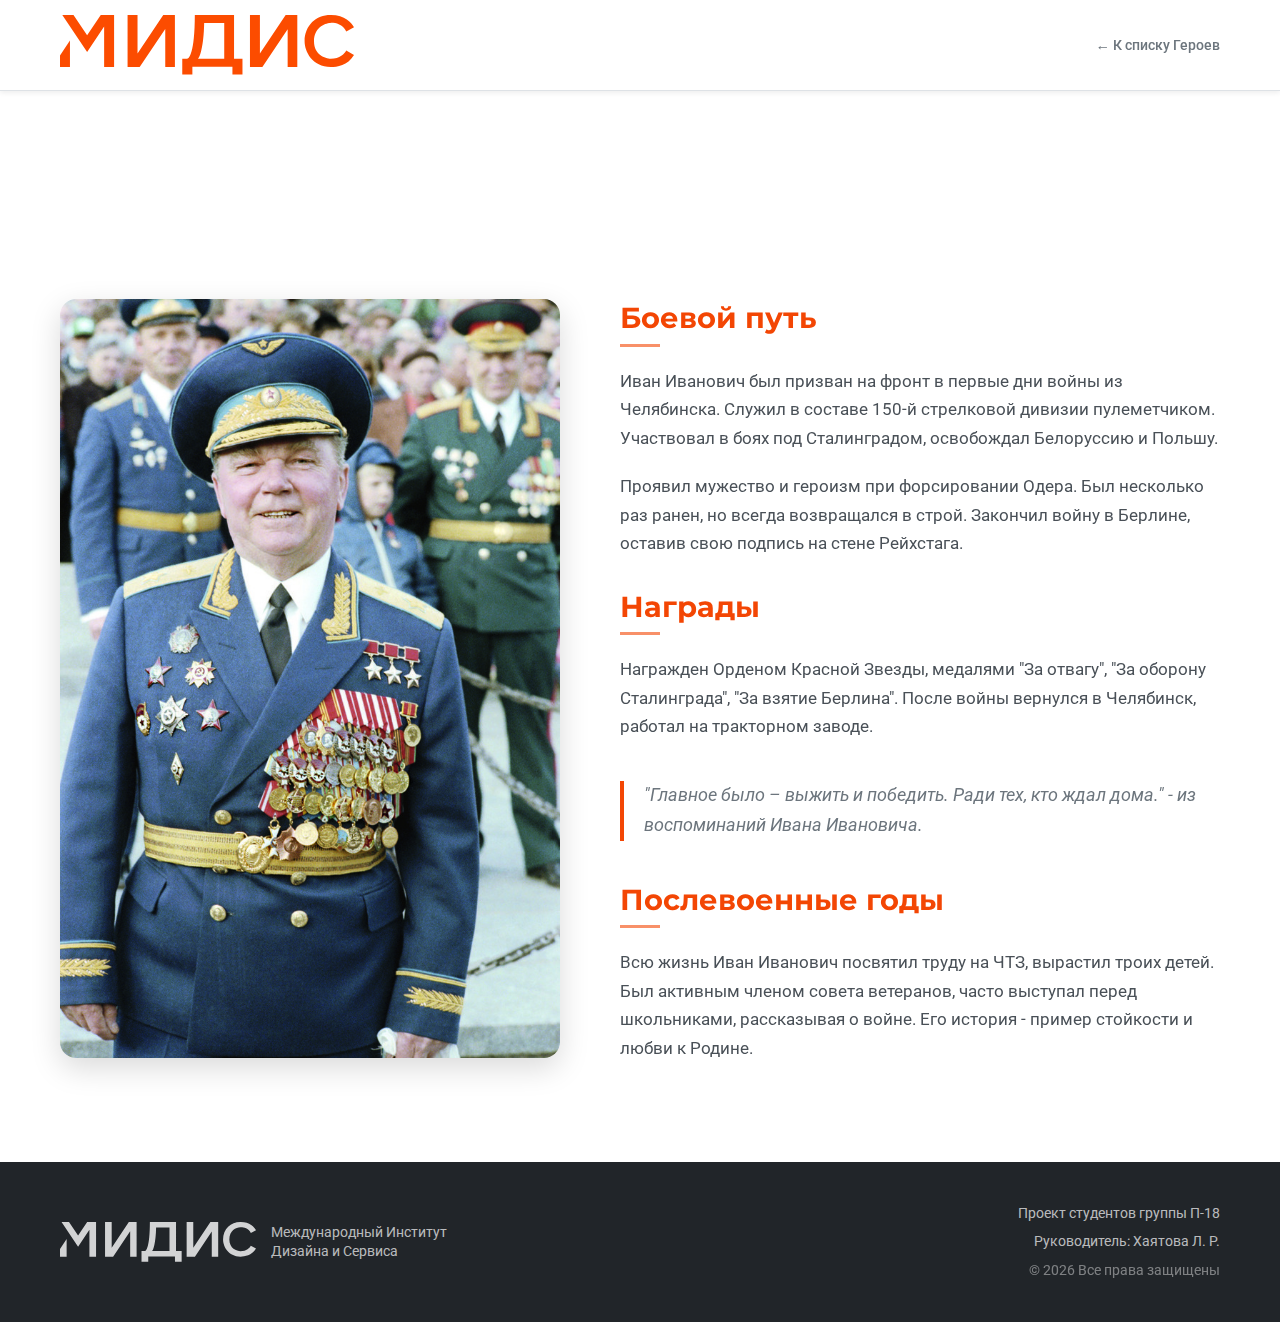
<file: ivanov-ii.html>
<!DOCTYPE html>
<html lang="ru">
<head>
    <meta charset="UTF-8">
    <meta name="viewport" content="width=device-width, initial-scale=1.0">
    <!-- ИЗМЕНЕНО -->
    <title>Иванов Иван Иванович - Бессмертный Полк Челябинска</title>
    <link rel="stylesheet" href="style.css">
     <!-- Иконка МИДИС или Бессмертного полка -->
    <link rel="icon" href="img/polk-icon.png" type="image/png"> <!-- ПРИМЕР: Замените иконку -->
    <script src="script.js" defer></script>
</head>
<body>
     <div class="site-wrapper">
        <header class="site-header">
            <div class="container header-container">
                 <a href="index.html" class="logo-link">
                    <img src="img/Group.svg" alt="Логотип МИДИС" class="logo">
                </a>
                 <nav class="details-nav">
                     <!-- ИЗМЕНЕНО -->
                    <a href="index.html#heroes" class="back-link">← К списку Героев</a>
                 </nav>
            </div>
        </header>

        <main class="details-page-main">
            <section class="details-header container">
                 <!-- ИЗМЕНЕНО -->
                 <h1 class="details-title animate-on-load fade-in-up">Иванов Иван Иванович</h1>
                 <p class="details-subtitle animate-on-load fade-in-up delay-1">Гвардии сержант, пулеметчик (1920 - 1995)</p>
            </section>

            <section class="details-content container">
                <div class="details-image-wrapper animate-on-scroll fade-in">
                     <!-- ИЗМЕНЕНО: Фото героя -->
                     <img src="img/ivan.jpg" alt="Фотография Иванова Ивана Ивановича" class="details-image" loading="lazy">
                </div>

                <div class="details-text-wrapper animate-on-scroll fade-in-up">
                    <!-- ИЗМЕНЕНО: Текст биографии -->
                    <h2>Боевой путь</h2>
                    <p>
                        Иван Иванович был призван на фронт в первые дни войны из Челябинска. Служил в составе 150-й стрелковой дивизии пулеметчиком.
                        Участвовал в боях под Сталинградом, освобождал Белоруссию и Польшу.
                    </p>
                     <p>
                        Проявил мужество и героизм при форсировании Одера. Был несколько раз ранен, но всегда возвращался в строй.
                        Закончил войну в Берлине, оставив свою подпись на стене Рейхстага.
                    </p>
                    <h2>Награды</h2>
                    <p>
                         Награжден Орденом Красной Звезды, медалями "За отвагу", "За оборону Сталинграда", "За взятие Берлина".
                         После войны вернулся в Челябинск, работал на тракторном заводе.
                    </p>
                     <blockquote class="details-quote animate-on-scroll fade-in">
                        "Главное было – выжить и победить. Ради тех, кто ждал дома." - из воспоминаний Ивана Ивановича.
                    </blockquote>
                     <h2>Послевоенные годы</h2>
                     <p>
                        Всю жизнь Иван Иванович посвятил труду на ЧТЗ, вырастил троих детей. Был активным членом совета ветеранов, часто выступал перед школьниками, рассказывая о войне. Его история - пример стойкости и любви к Родине.
                     </p>
                </div>
            </section>

        </main>

        <footer class="site-footer">
             <div class="container footer-container">
                 <div class="footer-logo">
                     <img src="img/Group.svg" alt="Логотип МИДИС" class="logo">
                     <span>Международный Институт<br>Дизайна и Сервиса</span>
                </div>
                <div class="footer-credits">
                    <p>Проект студентов группы П-18</p>
                    <p>Руководитель: Хаятова Л. Р.</p>
                    <p>© <span id="current-year"></span> Все права защищены</p>
                </div>
            </div>
        </footer>
    </div> <!-- /site-wrapper -->
</body>
</html>
</file>
<file: style.css>
/* style.css */
@import url('https://fonts.googleapis.com/css2?family=Montserrat:wght@400;600;700;800&family=Roboto:wght@400;500&display=swap');

:root {
    --font-primary: 'Montserrat', sans-serif;
    --font-secondary: 'Roboto', sans-serif;

    --color-primary: #F34604; /* Основной оранжевый МИДИС */
    --color-primary-dark: #F34604;
    --color-text: #212529;
    --color-text-muted: #6C757D;
    --color-background: #FFFFFF;
    --color-background-alt: #F8F9FA;
    --color-border: #dee2e6;
    --color-overlay: rgba(0, 0, 0, 0.4); /* Для оверлеев на изображениях */

    --border-radius-sm: 4px;
    --border-radius-md: 8px;
    --border-radius-lg: 16px;

    --shadow-sm: 0 2px 5px rgba(0, 0, 0, 0.07);
    --shadow-md: 0 5px 15px rgba(0, 0, 0, 0.1);
    --shadow-lg: 0 10px 30px rgba(0, 0, 0, 0.15);

    --transition-speed: 0.3s;
}

/* Базовые настройки */
*,
*::before,
*::after {
    box-sizing: border-box;
    margin: 0;
    padding: 0;
}

html {
    scroll-behavior: smooth;
    font-size: 16px; /* Базовый размер шрифта */
}

body {
    font-family: var(--font-secondary);
    line-height: 1.7;
    color: var(--color-text);
    background-color: var(--color-background);
    -webkit-font-smoothing: antialiased;
    -moz-osx-font-smoothing: grayscale;
    overflow-x: hidden; /* Предотвращение горизонтальной прокрутки */
}

.site-wrapper {
    display: flex;
    flex-direction: column;
    min-height: 100vh;
}

main {
    flex-grow: 1;
}

.container {
    width: 100%;
    max-width: 1200px;
    margin: 0 auto;
    padding: 0 20px;
}

img {
    max-width: 100%;
    height: auto;
    display: block;
    vertical-align: middle;
}

a {
    color: var(--color-primary);
    text-decoration: none;
    transition: color var(--transition-speed) ease;
}

a:hover {
    color: var(--color-primary-dark);
}

h1, h2, h3, h4, h5, h6 {
    font-family: var(--font-primary);
    font-weight: 700;
    line-height: 1.3;
    color: var(--color-text);
}

/* Шапка */
.site-header {
    position: sticky;
    top: 0;
    z-index: 100;
    background-color: rgba(255, 255, 255, 0.95);
    backdrop-filter: blur(10px);
    -webkit-backdrop-filter: blur(10px);
    padding: 15px 0;
    border-bottom: 1px solid var(--color-border);
    box-shadow: var(--shadow-sm);
}

.header-container {
    display: flex;
    justify-content: space-between; /* Разносит логотипы по краям */
    align-items: center;
}

.logo {
    height: 60px; /* Ваш размер */
    transition: transform var(--transition-speed) ease;
    display: block; /* Полезно для img в flex */
}
.logo-link:hover .logo {
    transform: scale(1.05);
}
/* Стили для правого лого, если нужны специфичные */
.header-logo-right {
    height: 80px;
     /* Можно добавить стили, если нужно, например, отступ */
     /* margin-left: 20px; */
}

/* Удалены стили для .header-logos-wrapper, .header-separator, .project-info, .details-nav */


/* Hero Section */
.hero-section {
    position: relative;
    min-height: 85vh;
    display: flex;
    flex-direction: column;
    justify-content: center;
    align-items: center;
    text-align: center;
    color: var(--color-background);
    padding: 80px 0 40px;
    overflow: hidden;
}

.hero-background {
    position: absolute;
    top: 0;
    left: 0;
    /* Убраны фиксированные размеры, background-size: cover лучше для адаптивности */
    width: 100%;
    height: 100%;
    background-image: url('./img/123.png');
    background-size: cover;
    background-position: center;
    background-repeat: no-repeat;
    z-index: -2;
}

.hero-overlay {
    position: absolute;
    top: 0;
    left: 0;
    width: 100%;
    height: 100%;
    background: linear-gradient(rgba(0,0,0,0.4), rgba(0,0,0,0.7));
    z-index: -1;
}

.hero-content {
    z-index: 1;
    position: relative;
}

.hero-title {
    font-size: clamp(2.5rem, 6vw, 4.5rem);
    font-weight: 800;
    margin-bottom: 15px;
    color: var(--color-background);
    text-shadow: 2px 2px 8px rgba(0,0,0,0.5);
}

.hero-subtitle {
    font-size: clamp(1rem, 2.5vw, 1.5rem);
    font-weight: 400;
    margin-bottom: 30px;
    color: rgba(255, 255, 255, 0.9);
    max-width: 600px;
    margin-left: auto;
    margin-right: auto;
}
/* Стиль для символа в hero (замените .hero-banner-image, если он был) */
.hero-symbol-image {
     max-width: 150px; /* Настройте размер */
     margin: 30px auto 40px;
}

.scroll-down-link {
    position: absolute;
    bottom: 30px;
    left: 50%;
    transform: translateX(-50%);
    color: var(--color-background);
    opacity: 0.8;
    transition: opacity var(--transition-speed), transform var(--transition-speed);
    animation: bounce 2s infinite;
}
.scroll-down-link svg {
    width: 30px;
    height: 30px;
}
.scroll-down-link:hover {
    opacity: 1;
    transform: translateX(-50%) translateY(3px);
    color: var(--color-background);
}

@keyframes bounce {
  0%, 20%, 50%, 80%, 100% {transform: translateX(-50%) translateY(0);}
  40% {transform: translateX(-50%) translateY(-8px);}
  60% {transform: translateX(-50%) translateY(-4px);}
}


/* Intro Text Section */
.intro-section {
    padding: 80px 20px;
    background-color: var(--color-background-alt);
}

.intro-text-wrapper {
    max-width: 750px;
    margin: 0 auto;
    text-align: center;
}
.section-subtitle {
    font-size: 1.8rem;
    font-weight: 700;
    color: var(--color-primary);
    margin-bottom: 25px;
    position: relative;
    display: inline-block;
}
.section-subtitle::after {
    content: '';
    position: absolute;
    bottom: -8px;
    left: 50%;
    transform: translateX(-50%);
    width: 50px;
    height: 3px;
    background-color: var(--color-primary);
    border-radius: 2px;
}
.intro-text-wrapper p {
    font-size: 1.1rem;
    color: var(--color-text-muted);
    margin-bottom: 20px;
}

/* Heroes Section */
.monuments-section {
    padding: 80px 0;
    background-color: var(--color-background);
}

.section-header {
    text-align: center;
    margin-bottom: 60px;
}

.section-title {
    font-size: clamp(2rem, 5vw, 3rem);
    font-weight: 800;
    margin-bottom: 15px;
}
.section-title span {
    color: var(--color-primary);
    display: block;
    font-size: 0.7em;
    font-weight: 700;
    margin-bottom: 5px;
}

.section-description {
    font-size: 1.1rem;
    color: var(--color-text-muted);
    max-width: 900px;
    margin: 0 auto;
}

/* --- Стили для Поиска --- */
.search-wrapper {
    position: relative; /* Для позиционирования иконки */
    margin-bottom: 40px;
    display: flex;
    justify-content: center;
    padding: 0 20px; /* Добавляем padding к wrapper */
    /* max-width: 500px; Убрали отсюда, чтобы не ограничивать wrapper */
    /* margin-left: auto; Убрали */
    /* margin-right: auto; Убрали */
}

.search-input {
    font-family: var(--font-secondary);
    font-size: 1rem;
    padding: 12px 45px 12px 20px; /* top right bottom left (отступ для иконки справа) */
    border: 1px solid var(--color-border);
    border-radius: var(--border-radius-md);
    width: 100%;
    max-width: 500px; /* Ограничиваем ширину самого инпута */
    box-shadow: var(--shadow-sm);
    transition: border-color var(--transition-speed) ease, box-shadow var(--transition-speed) ease;
}

.search-input:focus {
    outline: none;
    border-color: var(--color-primary);
    box-shadow: 0 0 0 3px rgba(232, 122, 48, 0.25);
}

.search-input::-webkit-search-cancel-button,
.search-input::-webkit-search-decoration {
  -webkit-appearance: none;
  appearance: none;
}

.search-icon {
    position: absolute;
    top: 50%;
    /* Позиционируем относительно ПРАВОГО КРАЯ инпута, а не wrapper'а */
    /* Вычисляем: (ширина wrapper'а - макс ширина инпута) / 2 + отступ от края инпута */
    /* Проще спозиционировать относительно правого края wrapper'а и учесть padding */
    right: 35px; /* Отступ от правого края wrapper'а (с учетом padding: 20px) */
    transform: translateY(-50%);
    width: 20px;
    height: 20px;
    stroke: var(--color-primary);
    pointer-events: none;
}
/* Корректировка для search-icon, если max-width инпута активен */
@media (min-width: 540px) { /* 500px инпут + 2*20px padding wrapper'а */
     .search-icon {
        /* Когда инпут достиг макс. ширины, позиционируем относительно него */
         right: calc(50% - 500px / 2 + 45px - 20px - 5px); /* Центр - половина инпута + паддинг - иконка - отступ*/
         /* Альтернатива: Позиционировать относительно левого края */
         /* left: calc(50% + 500px / 2 - 45px); */
         /* Самый простой вариант: оставить right: 35px; если центрирование инпута не критично */
         /* Оставляем right: 35px для простоты, т.к. инпут центрирован через wrapper */
     }
}


.visually-hidden {
  position: absolute;
  width: 1px;
  height: 1px;
  margin: -1px;
  padding: 0;
  overflow: hidden;
  clip: rect(0, 0, 0, 0);
  border: 0;
}

.card-searched-out {
    display: none !important;
}
/* --- Конец стилей для поиска --- */


.monuments-grid {
    display: grid;
    grid-template-columns: repeat(auto-fill, minmax(min(100%, 320px), 1fr));
    gap: 40px;
}

/* Карточка героя */
.monument-card {
    background-color: var(--color-background);
    border-radius: var(--border-radius-lg);
    overflow: hidden;
    box-shadow: var(--shadow-md);
    transition: transform var(--transition-speed) ease, box-shadow var(--transition-speed) ease;
    position: relative;
}

.monument-card:hover {
    transform: translateY(-10px) scale(1.02);
    box-shadow: var(--shadow-lg);
}

.card-link {
    display: block;
    color: inherit;
}
.card-link:hover {
    color: inherit;
}


.card-image-container {
    height: 500px; /* ИЗМЕНЕНО: Увеличено с 250px */
    position: relative;
    overflow: hidden;
    background-color: #e0e0e0;
}
.monument-card:hover .card-image-container img {
     transform: scale(1.1);
}

.card-image-container img {
    width: 100%;
    height: 100%;
    object-fit: cover;
    transition: transform 0.5s ease;
}

.card-image-overlay {
    position: absolute;
    top: 0;
    left: 0;
    width: 100%;
    height: 100%;
    background-color: var(--color-overlay);
    opacity: 0;
    transition: opacity var(--transition-speed) ease;
}
.monument-card:hover .card-image-overlay {
    opacity: 1;
}

.placeholder-style {
    display: flex;
    align-items: center;
    justify-content: center;
    background: linear-gradient(135deg, #f0f0f0, #e0e0e0);
}
.placeholder-icon {
    font-size: 3rem;
    opacity: 0.5;
    font-family: sans-serif; /* Чтобы эмодзи отображался */
}

.card-content {
    padding: 25px;
}

.card-title {
    font-size: 1.3rem;
    font-weight: 700;
    margin-bottom: 10px;
    line-height: 1.4;
    display: -webkit-box;
    -webkit-line-clamp: 2;
    -webkit-box-orient: vertical;
    overflow: hidden;
    min-height: 2.8em;
}

.card-cta {
    display: inline-block;
    font-size: 0.9rem;
    font-weight: 600;
    color: var(--color-primary);
    margin-top: 10px;
    transition: transform var(--transition-speed) ease;
}

.monument-card:hover .card-cta {
    transform: translateX(5px);
    color: var(--color-primary-dark);
}

/* Стили для скрытых карточек */
.monument-card.hidden-card {
    display: none;
}

/* Стили для кнопки "Показать еще" */
.show-more-button {
    display: block;
    margin: 50px auto 30px;
    padding: 12px 30px;
    font-family: var(--font-primary);
    font-size: 1rem;
    font-weight: 600;
    color: var(--color-background);
    background-color: var(--color-primary);
    border: none;
    border-radius: var(--border-radius-md);
    cursor: pointer;
    transition: background-color var(--transition-speed) ease, transform var(--transition-speed) ease, box-shadow var(--transition-speed) ease;
    box-shadow: var(--shadow-sm);
}

.show-more-button:hover {
    background-color: var(--color-primary-dark);
    transform: translateY(-2px);
    box-shadow: var(--shadow-md);
}

.show-more-button:active {
     transform: translateY(0);
     box-shadow: none;
}

.show-more-button.hidden {
    display: none;
}


/* Стили для страницы деталей */
.details-page-main {
    padding-top: 40px;
}
/* Стили для .details-nav удалены, так как элемент удален из HTML */

.back-link { /* Если ссылка "назад" будет добавлена в другом месте */
    font-size: 0.9rem;
    color: var(--color-text-muted);
    font-weight: 500;
    transition: color var(--transition-speed);
    display: inline-block; /* Пример */
    margin-bottom: 0px;   /* Пример */
}
.back-link:hover {
    color: var(--color-primary);
}

.details-header {
    text-align: center;
    margin-bottom: 50px;
}
.details-title {
    font-size: clamp(2.2rem, 5vw, 3.5rem);
    margin-bottom: 10px;
}
.details-subtitle {
    font-size: clamp(1rem, 2vw, 1.3rem);
    color: var(--color-text-muted);
    font-weight: 400;
}

.details-content {
    display: grid;
    grid-template-columns: 1fr;
    gap: 40px;
    align-items: start;
    margin-bottom: 80px;
}

@media (min-width: 768px) {
    .details-content {
        grid-template-columns: 1fr 1.2fr;
         gap: 60px;
    }
    .details-image-wrapper {
        position: sticky;
        top: 100px;
    }
}

.details-image {
    width: 100%;
    border-radius: var(--border-radius-lg);
    box-shadow: var(--shadow-lg);
}

.details-text-wrapper h2 {
    font-size: 1.8rem;
    margin-bottom: 20px;
    margin-top: 30px;
    color: var(--color-primary);
     position: relative;
     padding-bottom: 10px;
}
.details-text-wrapper h2::after {
     content: '';
    position: absolute;
    bottom: 0;
    left: 0;
    width: 40px;
    height: 3px;
    background-color: var(--color-primary);
    opacity: 0.6;
}
.details-text-wrapper h2:first-of-type {
    margin-top: 0;
}

.details-text-wrapper p {
    margin-bottom: 20px;
    font-size: 1.05rem;
    color: #495057;
}

.details-quote {
    border-left: 4px solid var(--color-primary);
    padding-left: 20px;
    margin: 40px 0;
    font-style: italic;
    font-size: 1.1rem;
    color: var(--color-text-muted);
}


/* Подвал */
.site-footer {
    background-color: var(--color-text);
    color: rgba(255, 255, 255, 0.7);
    padding: 40px 0;
    margin-top: auto;
}

.footer-container {
    display: flex;
    flex-wrap: wrap;
    justify-content: space-between;
    align-items: center;
    gap: 20px;
}

.footer-logo {
    display: flex;
    align-items: center;
    gap: 15px;
}
.footer-logo .logo { /* Применяем стиль высоты и к лого в футере */
    height: 40px; /* Уменьшаем для футера */
    filter: brightness(0) invert(1);
    opacity: 0.8;
}
.footer-logo span {
    font-size: 0.85rem;
    line-height: 1.4;
}

.footer-credits {
    text-align: right;
    font-size: 0.85rem;
}
.footer-credits p {
    margin-bottom: 5px;
}
.footer-credits p:last-child {
    margin-bottom: 0;
    opacity: 0.6;
}

/* --- Анимации --- */
.animate-on-scroll {
    opacity: 0;
    --animation-duration: 0.6s;
    --animation-transform-y: 30px;
    transition: opacity var(--animation-duration) ease-out, transform var(--animation-duration) ease-out;
    transition-delay: calc(var(--stagger-index, 0) * 0.1s);
}
.animate-on-scroll.fast-reveal {
    --animation-duration: 0.4s;
    transition-delay: 0s !important;
}
.animate-on-scroll.fade-in-up {
    transform: translateY(var(--animation-transform-y));
}
.animate-on-scroll.is-visible {
    opacity: 1;
    transform: translateY(0);
}
.animate-on-load {
    opacity: 0;
    animation-duration: 0.8s;
    animation-timing-function: ease-out;
    animation-fill-mode: forwards;
}
.animate-on-load.fade-in { animation-name: fadeIn; }
.animate-on-load.fade-in-up { animation-name: fadeInUp; }
.animate-on-load.delay-1 { animation-delay: 0.2s; }
.animate-on-load.delay-2 { animation-delay: 0.4s; }
.animate-on-load.delay-3 { animation-delay: 0.6s; }
.animate-on-load.delay-4 { animation-delay: 0.8s; }


/* Адаптивность */
@media (max-width: 768px) {
    .header-container {
        flex-direction: column; /* Ставим логотипы друг под другом на мобильных */
        gap: 15px;
    }
    /* .project-info { text-align: center;} Удалено */
    /* .details-nav { margin-left: 0; margin-top: 10px; } Удалено */

    .footer-container {
        flex-direction: column;
        text-align: center;
        gap: 30px;
    }
    .footer-logo { flex-direction: column; }
    .footer-credits { text-align: center; }

    .section-title span { display: inline; font-size: 1em;}

    /* Позиционирование иконки поиска на мобильных */
    .search-icon {
        right: 30px; /* Ближе к краю на узких экранах */
    }
}

/* Кейфреймы для анимаций при загрузке */
@keyframes fadeIn {
    from { opacity: 0; }
    to { opacity: 1; }
}

@keyframes fadeInUp {
    from {
        opacity: 0;
        transform: translateY(20px);
    }
    to {
        opacity: 1;
        transform: translateY(0);
    }
}

/* Удалены дублирующиеся и ненужные стили для фильтров */
/* Адаптивность */
@media (max-width: 768px) {
    .header-container {
        flex-direction: column; /* Ставим логотипы друг под другом на мобильных */
        gap: 15px; /* Расстояние между логотипами (вертикальное) */
    }

    /* !!! НОВОЕ ПРАВИЛО !!! */
    /* Добавляем нижнюю границу к ПЕРВОМУ элементу (ссылке с лого) в шапке */
    .header-container > .logo-link:first-child { /* :first-child выберет именно первый логотип */
        padding-bottom: 15px; /* Отступ ПОД первым лого ДО линии (равен gap для симметрии) */
        border-bottom: 4px solid #F34604; /* Толщина, стиль и ВАШ ЦВЕТ линии */
        width: auto; /* Чтобы граница не растягивалась на всю ширину, а была под лого */
        display: inline-block; /* Необходимо для корректной работы padding/border */
    }
    /* !!! КОНЕЦ НОВОГО ПРАВИЛА !!! */


    /* .project-info { text-align: center;} Удалено */
    /* .details-nav { margin-left: 0; margin-top: 10px; } Удалено */

    .footer-container {
        flex-direction: column;
        text-align: center;
        gap: 30px;
    }
    .footer-logo { flex-direction: column; }
    .footer-credits { text-align: center; }

    .section-title span { display: inline; font-size: 1em;}

    /* Позиционирование иконки поиска на мобильных */
    .search-icon {
        right: 30px; /* Ближе к краю на узких экранах */
    }
}
/* Адаптивность */
@media (max-width: 768px) {
    /* !!! НОВОЕ ПРАВИЛО !!! */
    .site-header {
        position: static; /* Отменяем "прилипание" шапки на мобильных */
        /* Сбрасываем стили, которые нужны только для sticky, если необходимо */
        /* top: auto; */
        /* z-index: auto; */
        /* backdrop-filter: none; */ /* Если не нужен блюр */
        /* box-shadow: none; */    /* Если не нужна тень */
    }
    /* !!! КОНЕЦ НОВОГО ПРАВИЛА !!! */

    .header-container {
        flex-direction: column; /* Ставим логотипы друг под другом на мобильных */
        gap: 15px; /* Расстояние между логотипами (вертикальное) */
    }

    .header-container > .logo-link:first-child { /* :first-child выберет именно первый логотип */
        padding-bottom: 15px; /* Отступ ПОД первым лого ДО линии (равен gap для симметрии) */
        border-bottom: 2px solid #F34604; /* Толщина, стиль и ВАШ ЦВЕТ линии */
        width: auto; /* Чтобы граница не растягивалась на всю ширину, а была под лого */
        display: inline-block; /* Необходимо для корректной работы padding/border */
    }

    .footer-container {
        flex-direction: column;
        text-align: center;
        gap: 30px;
    }
    .footer-logo { flex-direction: column; }
    .footer-credits { text-align: center; }

    .section-title span { display: inline; font-size: 1em;}

    .search-icon {
        right: 30px; /* Ближе к краю на узких экранах */
    }
}
</file>
